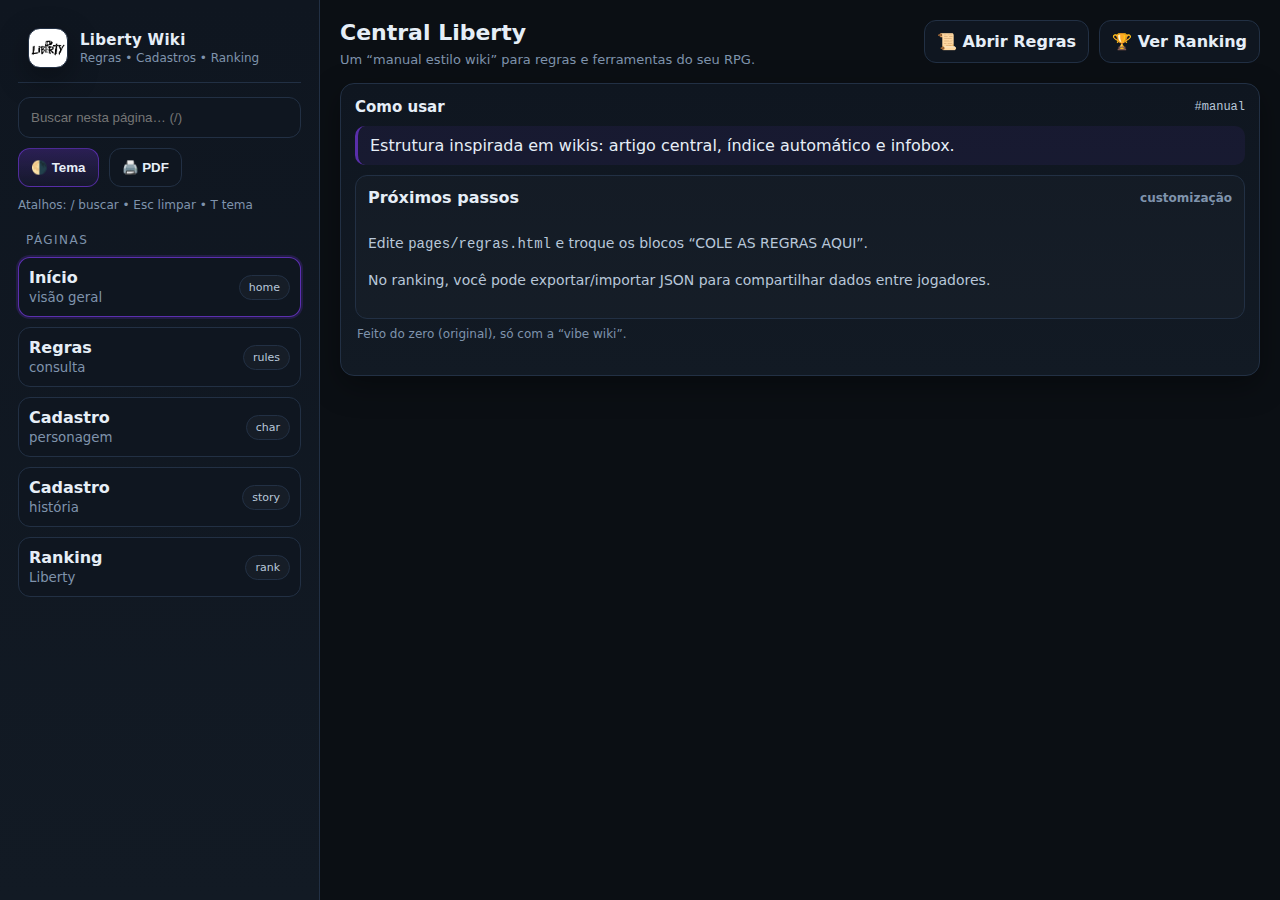
<file: liberty-wiki/index.html>
<!doctype html>
<html lang="pt-BR" data-theme="dark">
<head>
  <meta charset="utf-8" />
  <meta name="viewport" content="width=device-width, initial-scale=1" />
  <title>Liberty — Centro de Regras</title>
  <link rel="stylesheet" href="assets/styles.css" />
</head>
<body>
<div class="app">
  <aside class="sidebar">
    <div class="brand">
      <div class="logo" aria-hidden="true"></div>
      <div>
        <h1>Liberty Wiki</h1>
        <p>Regras • Cadastros • Ranking</p>
      </div>
    </div>

    <div class="controls">
      <input id="search" class="search" placeholder="Buscar nesta página… (/)" autocomplete="off" />
      <div class="row">
        <button class="btn primary" id="toggleTheme">🌗 Tema</button>
        <button class="btn" id="printBtn">🖨️ PDF</button>
      </div>
      <div class="hint">Atalhos: / buscar • Esc limpar • T tema</div>
    </div>

    <div class="nav">
      <div class="navGroupTitle">Páginas</div>

      <a class="navItem" href="index.html" data-path="/index.html">
        <div><b>Início</b><br><small>visão geral</small></div>
        <span class="pill">home</span>
      </a>

      <a class="navItem" href="pages/regras.html" data-path="/pages/regras.html">
        <div><b>Regras</b><br><small>consulta</small></div>
        <span class="pill">rules</span>
      </a>

      <a class="navItem" href="pages/cadastro-personagem.html" data-path="/pages/cadastro-personagem.html">
        <div><b>Cadastro</b><br><small>personagem</small></div>
        <span class="pill">char</span>
      </a>

      <a class="navItem" href="pages/cadastro-historia.html" data-path="/pages/cadastro-historia.html">
        <div><b>Cadastro</b><br><small>história</small></div>
        <span class="pill">story</span>
      </a>

      <a class="navItem" href="pages/ranking.html" data-path="/pages/ranking.html">
        <div><b>Ranking</b><br><small>Liberty</small></div>
        <span class="pill">rank</span>
      </a>
    </div>
  </aside>

  <main class="main">
    <div class="wrap">
      <div class="articleHeader">
        <div>
          <h2>Central Liberty</h2>
          <p>Um “manual estilo wiki” para regras e ferramentas do seu RPG.</p>
        </div>
        <div class="tools">
          <a class="btn" href="pages/regras.html">📜 Abrir Regras</a>
          <a class="btn" href="pages/ranking.html">🏆 Ver Ranking</a>
        </div>
      </div>

      <section class="card">
        <div class="sectionHeader">
          <h3>Como usar</h3>
          <span class="tag">#manual</span>
        </div>

        <div class="rule">
          Estrutura inspirada em wikis: artigo central, índice automático e infobox.
        </div>

        <details open>
          <summary>Próximos passos <span class="meta">customização</span></summary>
          <div class="detailsBody">
            <p>Edite <span class="mono">pages/regras.html</span> e troque os blocos “COLE AS REGRAS AQUI”.</p>
            <p>No ranking, você pode exportar/importar JSON para compartilhar dados entre jogadores.</p>
          </div>
        </details>

        <div class="footer">Feito do zero (original), só com a “vibe wiki”.</div>
      </section>
    </div>
  </main>
</div>

<script src="assets/app.js"></script>
</body>
</html>
</file>
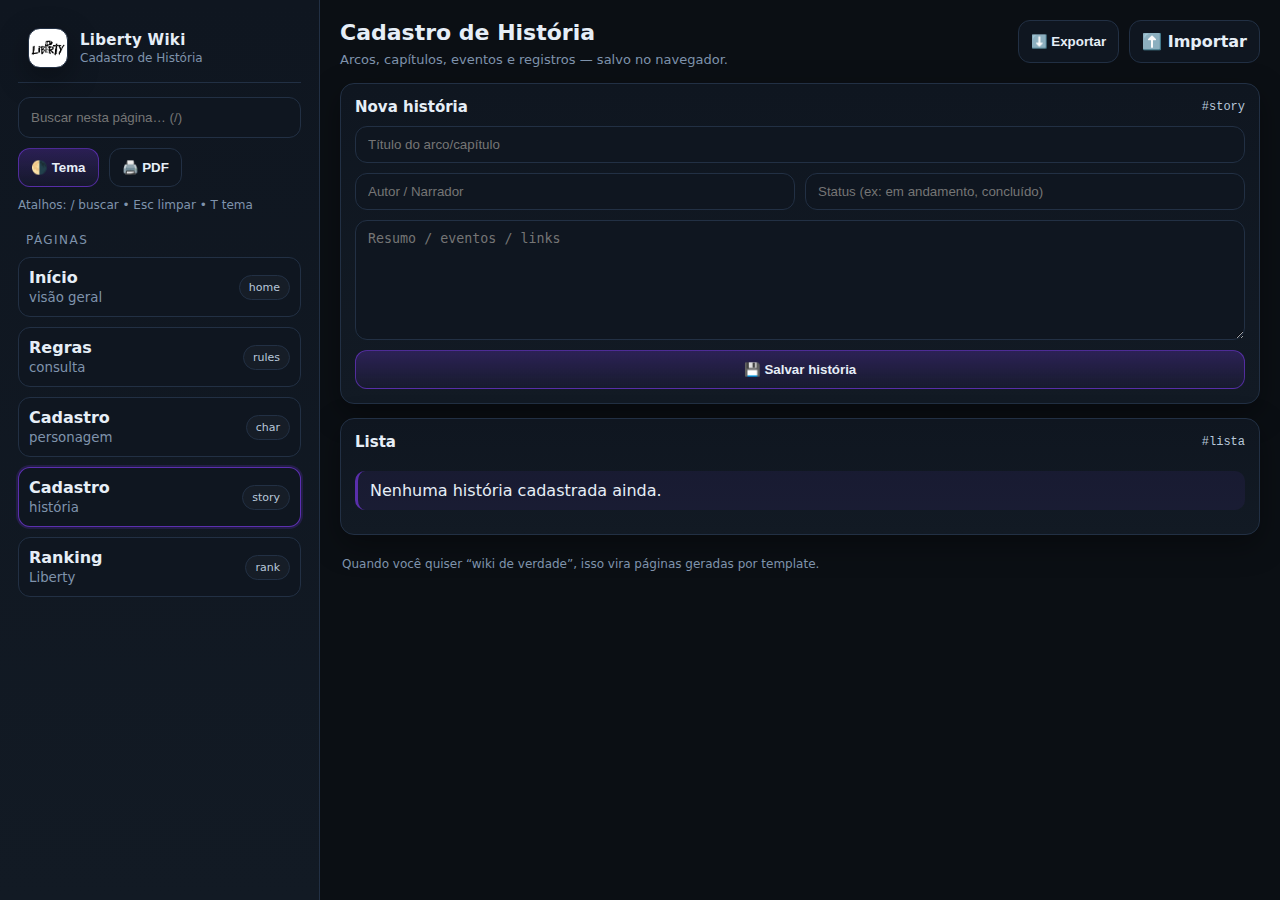
<file: liberty-wiki/pages/cadastro-historia.html>
<!doctype html>
<html lang="pt-BR" data-theme="dark">
<head>
  <meta charset="utf-8" />
  <meta name="viewport" content="width=device-width, initial-scale=1" />
  <title>Liberty — Cadastro de História</title>
  <link rel="stylesheet" href="../assets/styles.css" />

</head>
<body>
<div class="app">
  <aside class="sidebar">
    <div class="brand">
      <div class="logo" aria-hidden="true"></div>
      <div><h1>Liberty Wiki</h1><p>Cadastro de História</p></div>
    </div>

    <div class="controls">
      <input id="search" class="search" placeholder="Buscar nesta página… (/)" autocomplete="off" />
      <div class="row">
        <button class="btn primary" id="toggleTheme">🌗 Tema</button>
        <button class="btn" id="printBtn">🖨️ PDF</button>
      </div>
      <div class="hint">Atalhos: / buscar • Esc limpar • T tema</div>
    </div>

    <div class="nav">
      <div class="navGroupTitle">Páginas</div>
      <a class="navItem" href="../index.html" data-path="/index.html"><div><b>Início</b><br><small>visão geral</small></div><span class="pill">home</span></a>
      <a class="navItem" href="regras.html" data-path="/pages/regras.html"><div><b>Regras</b><br><small>consulta</small></div><span class="pill">rules</span></a>
      <a class="navItem" href="cadastro-personagem.html" data-path="/pages/cadastro-personagem.html"><div><b>Cadastro</b><br><small>personagem</small></div><span class="pill">char</span></a>
      <a class="navItem" href="cadastro-historia.html" data-path="/pages/cadastro-historia.html"><div><b>Cadastro</b><br><small>história</small></div><span class="pill">story</span></a>
      <a class="navItem" href="ranking.html" data-path="/pages/ranking.html"><div><b>Ranking</b><br><small>Liberty</small></div><span class="pill">rank</span></a>
    </div>
  </aside>

  <main class="main">
    <div class="wrap">
      <div class="articleHeader">
        <div>
          <h2>Cadastro de História</h2>
          <p>Arcos, capítulos, eventos e registros — salvo no navegador.</p>
        </div>
        <div class="tools">
          <button class="btn" id="exportStories">⬇️ Exportar</button>
          <label class="btn" style="cursor:pointer;">
            ⬆️ Importar <input id="importStories" type="file" accept="application/json" style="display:none;">
          </label>
        </div>
      </div>

      <section class="card">
        <div class="sectionHeader"><h3>Nova história</h3><span class="tag">#story</span></div>

        <div style="display:grid; gap:10px;">
          <input class="input" id="titulo" placeholder="Título do arco/capítulo" />
          <div style="display:grid; grid-template-columns: 1fr 1fr; gap:10px;">
            <input class="input" id="autor" placeholder="Autor / Narrador" />
            <input class="input" id="status" placeholder="Status (ex: em andamento, concluído)" />
          </div>
          <textarea id="texto" placeholder="Resumo / eventos / links"></textarea>

          <button class="btn primary" id="saveStory">💾 Salvar história</button>
        </div>
      </section>

      <section class="card">
        <div class="sectionHeader"><h3>Lista</h3><span class="tag">#lista</span></div>
        <div id="storyList" style="display:grid; gap:10px;"></div>
      </section>

      <div class="footer">Quando você quiser “wiki de verdade”, isso vira páginas geradas por template.</div>
    </div>
  </main>
</div>

<script src="../assets/app.js"></script>

<script>
  const KEY = 'liberty_stories';
  const list = document.getElementById('storyList');

  function render(){
    const stories = LibertyStore.get(KEY, []);
    list.innerHTML = '';
    if(stories.length === 0){
      list.innerHTML = '<div class="rule">Nenhuma história cadastrada ainda.</div>';
      return;
    }
    stories.forEach((s, idx)=>{
      const card = document.createElement('div');
      card.className = 'card';
      card.innerHTML = `
        <div class="sectionHeader">
          <h3>${s.titulo || 'Sem título'} <span class="pill">${s.status || '—'}</span></h3>
          <span class="tag">#história</span>
        </div>
        <div class="rule"><b>Autor:</b> ${s.autor || '—'}</div>
        <div style="color:var(--muted); line-height:1.55;">${(s.texto || '').replaceAll('<','&lt;')}</div>
        <div style="margin-top:10px; display:flex; gap:10px; flex-wrap:wrap;">
          <button class="btn" data-del="${idx}">🗑️ Remover</button>
        </div>
      `;
      list.appendChild(card);
    });
  }

  document.getElementById('saveStory').addEventListener('click', ()=>{
    const stories = LibertyStore.get(KEY, []);
    stories.unshift({
      titulo: document.getElementById('titulo').value.trim(),
      autor: document.getElementById('autor').value.trim(),
      status: document.getElementById('status').value.trim(),
      texto: document.getElementById('texto').value.trim(),
      createdAt: new Date().toISOString()
    });
    LibertyStore.set(KEY, stories);
    ['titulo','autor','status','texto'].forEach(id=>document.getElementById(id).value='');
    render();
  });

  list.addEventListener('click', (e)=>{
    const btn = e.target.closest('button[data-del]');
    if(!btn) return;
    const idx = Number(btn.dataset.del);
    const stories = LibertyStore.get(KEY, []);
    stories.splice(idx, 1);
    LibertyStore.set(KEY, stories);
    render();
  });

  document.getElementById('exportStories').addEventListener('click', ()=>{
    LibertyStore.download('historias.json', LibertyStore.get(KEY, []));
  });

  document.getElementById('importStories').addEventListener('change', async (e)=>{
    const file = e.target.files?.[0];
    if(!file) return;
    const text = await file.text();
    const data = JSON.parse(text);
    if(!Array.isArray(data)) return alert('Arquivo inválido: esperado um array.');
    LibertyStore.set(KEY, data);
    render();
  });

  render();
</script>
</body>
</html>
</file>
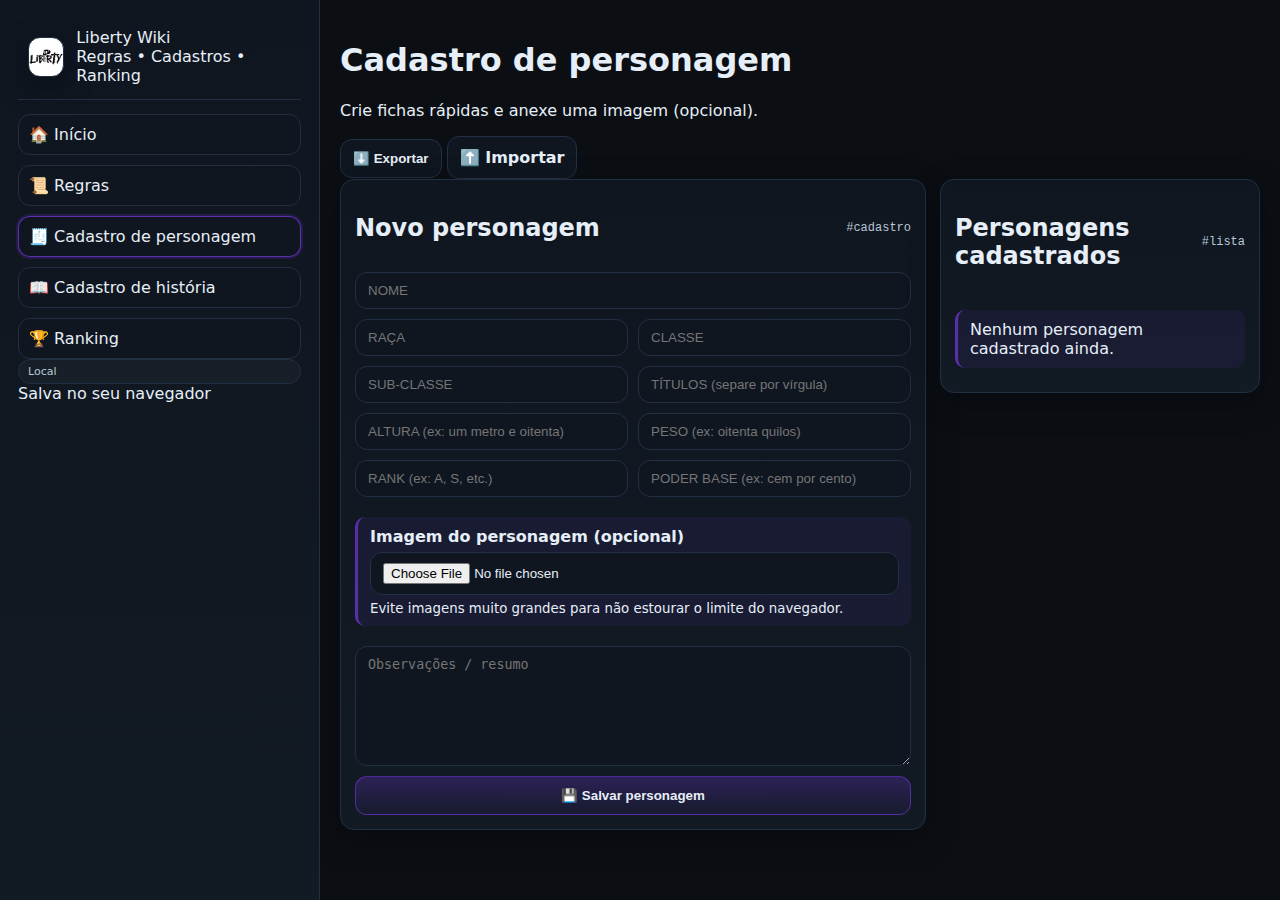
<file: liberty-wiki/pages/cadastro-personagem.html>
<!doctype html>
<html lang="pt-BR">
<head>
  <meta charset="utf-8" />
  <meta name="viewport" content="width=device-width,initial-scale=1" />
  <title>Cadastro de Personagem • Liberty Wiki</title>

  <!-- Como este arquivo está dentro de /pages, usamos ../ para achar /assets -->
  <link rel="stylesheet" href="../assets/styles.css" />
</head>

<body>
  <div class="app">
    <!-- SIDEBAR -->
    <aside class="sidebar">
      <div class="brand">
        <div class="logo" aria-hidden="true"></div>
        <div>
          <div class="brandTitle">Liberty Wiki</div>
          <div class="brandSub">Regras • Cadastros • Ranking</div>
        </div>
      </div>

      <nav class="nav">
        <a class="navItem" href="../index.html">🏠 Início</a>
        <a class="navItem" href="./regras.html">📜 Regras</a>
        <a class="navItem active" href="./cadastro-personagem.html">🧾 Cadastro de personagem</a>
        <a class="navItem" href="./cadastro-historia.html">📖 Cadastro de história</a>
        <a class="navItem" href="./ranking.html">🏆 Ranking</a>
      </nav>

      <div class="sidebarFooter">
        <div class="pill">Local</div>
        <div class="muted">Salva no seu navegador</div>
      </div>
    </aside>

    <!-- MAIN -->
    <main class="main">
      <header class="topbar">
        <div class="topbarLeft">
          <h1>Cadastro de personagem</h1>
          <p class="muted">Crie fichas rápidas e anexe uma imagem (opcional).</p>
        </div>

        <div class="topbarRight">
          <button class="btn" id="exportChars">⬇️ Exportar</button>

          <label class="btn">
            ⬆️ Importar
            <input id="importChars" type="file" accept="application/json" style="display:none;" />
          </label>
        </div>
      </header>

      <section class="content">
        <div class="grid">
          <!-- FORM -->
          <div class="card">
            <div class="sectionHeader">
              <h2>Novo personagem</h2>
              <span class="tag">#cadastro</span>
            </div>

            <div style="display:grid; gap:10px;">
              <input class="input" id="nome" placeholder="NOME" />

              <div style="display:grid; grid-template-columns: 1fr 1fr; gap:10px;">
                <input class="input" id="raca" placeholder="RAÇA" />
                <input class="input" id="classe" placeholder="CLASSE" />
              </div>

              <div style="display:grid; grid-template-columns: 1fr 1fr; gap:10px;">
                <input class="input" id="subclasse" placeholder="SUB-CLASSE" />
                <input class="input" id="titulos" placeholder="TÍTULOS (separe por vírgula)" />
              </div>

              <div style="display:grid; grid-template-columns: 1fr 1fr; gap:10px;">
                <input class="input" id="altura" placeholder="ALTURA (ex: um metro e oitenta)" />
                <input class="input" id="peso" placeholder="PESO (ex: oitenta quilos)" />
              </div>

              <div style="display:grid; grid-template-columns: 1fr 1fr; gap:10px;">
                <input class="input" id="rank" placeholder="RANK (ex: A, S, etc.)" />
                <input class="input" id="poder" placeholder="PODER BASE (ex: cem por cento)" />
              </div>

              <label class="rule" style="display:grid; gap:6px;">
                <b>Imagem do personagem (opcional)</b>
                <input class="input" id="imagem" type="file" accept="image/*" />
                <img id="imgPreview" alt="" style="display:none; width:120px; height:120px; object-fit:cover; border-radius:12px; border:1px solid var(--border);" />
                <small class="muted">Evite imagens muito grandes para não estourar o limite do navegador.</small>
              </label>

              <textarea id="bio" placeholder="Observações / resumo"></textarea>

              <button class="btn primary" id="saveChar">💾 Salvar personagem</button>
            </div>
          </div>

          <!-- LIST -->
          <div class="card">
            <div class="sectionHeader">
              <h2>Personagens cadastrados</h2>
              <span class="tag">#lista</span>
            </div>

            <div id="charList" style="display:grid; gap:12px;"></div>
          </div>
        </div>
      </section>
    </main>
  </div>

  <!-- app.js precisa existir em /assets e conter LibertyStore -->
  <script src="../assets/app.js"></script>

  <script>
    // Se LibertyStore não existir (app.js não carregou), avisamos no console
    if (typeof LibertyStore === 'undefined') {
      console.error('LibertyStore não encontrado. Verifique ../assets/app.js e o caminho do script.');
    }

    const KEY = 'liberty_chars';
    const list = document.getElementById('charList');

    function escapeHtml(s){
      return String(s ?? '')
        .replaceAll('&','&amp;')
        .replaceAll('<','&lt;')
        .replaceAll('>','&gt;');
    }

    function readFileAsDataURL(file){
      return new Promise((resolve, reject)=>{
        const reader = new FileReader();
        reader.onload = () => resolve(String(reader.result || ''));
        reader.onerror = reject;
        reader.readAsDataURL(file);
      });
    }

    // Preview da imagem
    const imgInput = document.getElementById('imagem');
    const preview = document.getElementById('imgPreview');

    if(imgInput && preview){
      imgInput.addEventListener('change', async ()=>{
        const file = imgInput.files?.[0];
        if(!file){
          preview.src = '';
          preview.style.display = 'none';
          return;
        }
        const dataUrl = await readFileAsDataURL(file);
        preview.src = dataUrl;
        preview.style.display = 'block';
      });
    }

    function render(){
      const chars = LibertyStore.get(KEY, []);
      list.innerHTML = '';

      if(!chars.length){
        list.innerHTML = '<div class="rule">Nenhum personagem cadastrado ainda.</div>';
        return;
      }

      chars.forEach((c, idx)=>{
        const card = document.createElement('div');
        card.className = 'card';

        card.innerHTML = `
          <div class="sectionHeader">
            <h3>${escapeHtml(c.nome || 'Sem nome')} <span class="pill">${escapeHtml(c.rank || '—')}</span></h3>
            <span class="tag">#personagem</span>
          </div>

          <div style="display:flex; gap:12px; align-items:flex-start;">
            ${c.imagem ? `<img src="${c.imagem}" alt="Imagem do personagem" style="width:84px; height:84px; object-fit:cover; border-radius:12px; border:1px solid var(--border);">` : ''}

            <div style="flex:1; display:grid; gap:8px;">
              <div class="rule"><b>Raça:</b> ${escapeHtml(c.raca || '—')} • <b>Classe:</b> ${escapeHtml(c.classe || '—')} • <b>Sub-classe:</b> ${escapeHtml(c.subclasse || '—')}</div>
              <div class="rule"><b>Altura:</b> ${escapeHtml(c.altura || '—')} • <b>Peso:</b> ${escapeHtml(c.peso || '—')}</div>
              <div class="rule"><b>Títulos:</b> ${escapeHtml(c.titulos || '—')}</div>
              <div class="rule"><b>Poder base:</b> ${escapeHtml(c.poder || '—')}</div>
            </div>
          </div>

          <div style="color:var(--muted); line-height:1.55; margin-top:10px;">
            ${escapeHtml(c.bio || '')}
          </div>

          <div style="margin-top:10px; display:flex; gap:10px; flex-wrap:wrap;">
            <button class="btn" data-del="${idx}">🗑️ Remover</button>
          </div>
        `;

        list.appendChild(card);
      });
    }

    document.getElementById('saveChar').addEventListener('click', async ()=>{
      const chars = LibertyStore.get(KEY, []);

      const file = document.getElementById('imagem').files?.[0];
      let imagemDataUrl = '';
      if(file){
        imagemDataUrl = await readFileAsDataURL(file);
      }

      chars.unshift({
        nome: document.getElementById('nome').value.trim(),
        raca: document.getElementById('raca').value.trim(),
        classe: document.getElementById('classe').value.trim(),
        subclasse: document.getElementById('subclasse').value.trim(),
        altura: document.getElementById('altura').value.trim(),
        peso: document.getElementById('peso').value.trim(),
        titulos: document.getElementById('titulos').value.trim(),
        rank: document.getElementById('rank').value.trim(),
        poder: document.getElementById('poder').value.trim(),
        bio: document.getElementById('bio').value.trim(),
        imagem: imagemDataUrl,
        createdAt: new Date().toISOString()
      });

      LibertyStore.set(KEY, chars);

      // Limpar campos
      ['nome','raca','classe','subclasse','altura','peso','titulos','rank','poder','bio'].forEach(id=>{
        const el = document.getElementById(id);
        if(el) el.value = '';
      });

      const img = document.getElementById('imagem');
      if(img) img.value = '';

      if(preview){
        preview.src = '';
        preview.style.display = 'none';
      }

      render();
    });

    // Remover
    list.addEventListener('click', (e)=>{
      const btn = e.target.closest('button[data-del]');
      if(!btn) return;

      const idx = Number(btn.dataset.del);
      const chars = LibertyStore.get(KEY, []);
      chars.splice(idx, 1);
      LibertyStore.set(KEY, chars);
      render();
    });

    // Exportar
    document.getElementById('exportChars').addEventListener('click', ()=>{
      const data = LibertyStore.get(KEY, []);
      LibertyStore.download('personagens.json', data);
    });

    // Importar
    document.getElementById('importChars').addEventListener('change', async (e)=>{
      const file = e.target.files?.[0];
      if(!file) return;

      const text = await file.text();
      let data;
      try{
        data = JSON.parse(text);
      }catch(err){
        alert('JSON inválido.');
        return;
      }

      if(!Array.isArray(data)){
        alert('Arquivo inválido: esperado uma lista (array).');
        return;
      }

      LibertyStore.set(KEY, data);
      render();
    });

    render();
  </script>
</body>
</html>
</file>
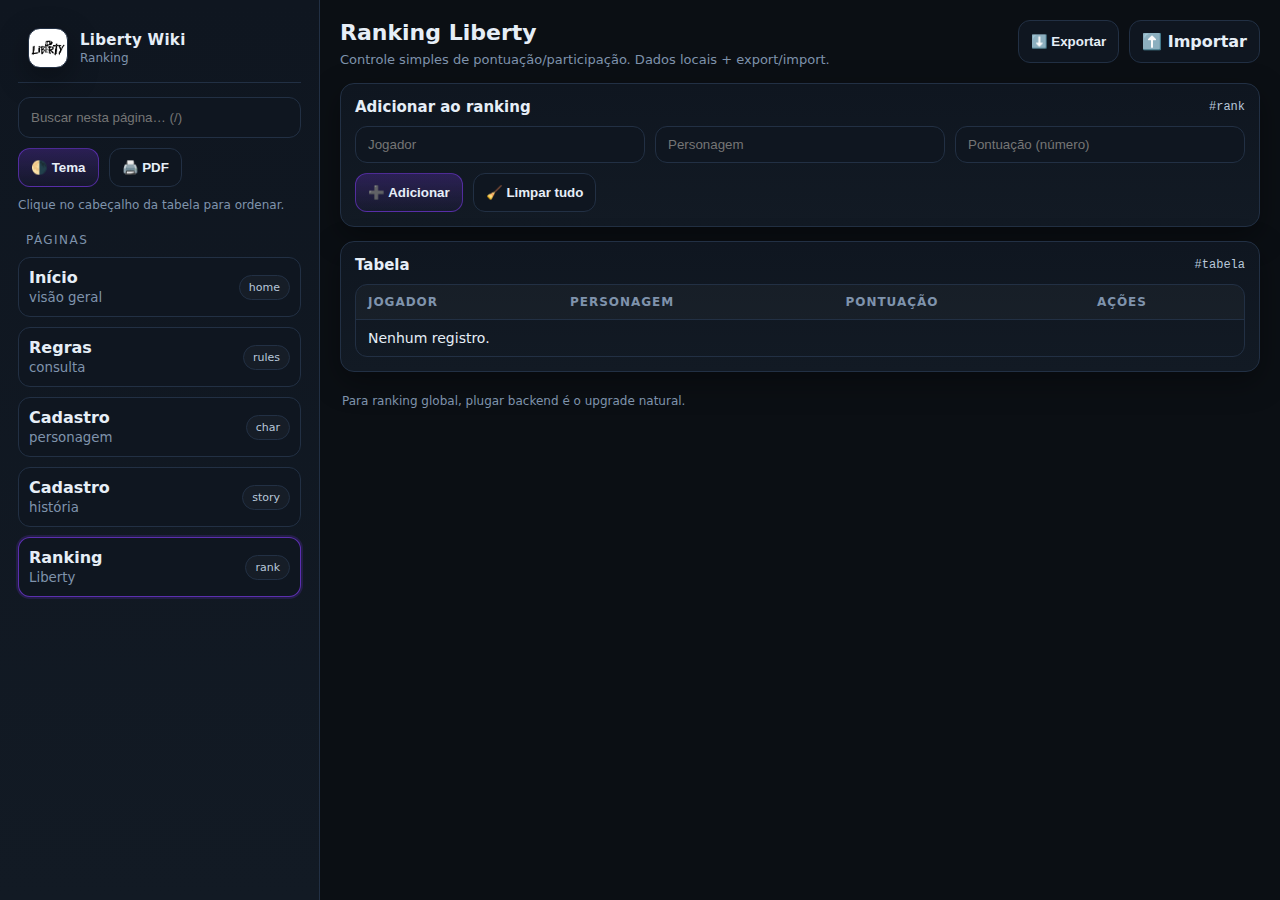
<file: liberty-wiki/pages/ranking.html>
<!doctype html>
<html lang="pt-BR" data-theme="dark">
<head>
  <meta charset="utf-8" />
  <meta name="viewport" content="width=device-width, initial-scale=1" />
  <title>Liberty — Ranking</title>
  <link rel="stylesheet" href="../assets/styles.css" />

</head>
<body>
<div class="app">
  <aside class="sidebar">
    <div class="brand">
      <div class="logo" aria-hidden="true"></div>
      <div><h1>Liberty Wiki</h1><p>Ranking</p></div>
    </div>

    <div class="controls">
      <input id="search" class="search" placeholder="Buscar nesta página… (/)" autocomplete="off" />
      <div class="row">
        <button class="btn primary" id="toggleTheme">🌗 Tema</button>
        <button class="btn" id="printBtn">🖨️ PDF</button>
      </div>
      <div class="hint">Clique no cabeçalho da tabela para ordenar.</div>
    </div>

    <div class="nav">
      <div class="navGroupTitle">Páginas</div>
      <a class="navItem" href="../index.html" data-path="/index.html"><div><b>Início</b><br><small>visão geral</small></div><span class="pill">home</span></a>
      <a class="navItem" href="regras.html" data-path="/pages/regras.html"><div><b>Regras</b><br><small>consulta</small></div><span class="pill">rules</span></a>
      <a class="navItem" href="cadastro-personagem.html" data-path="/pages/cadastro-personagem.html"><div><b>Cadastro</b><br><small>personagem</small></div><span class="pill">char</span></a>
      <a class="navItem" href="cadastro-historia.html" data-path="/pages/cadastro-historia.html"><div><b>Cadastro</b><br><small>história</small></div><span class="pill">story</span></a>
      <a class="navItem" href="ranking.html" data-path="/pages/ranking.html"><div><b>Ranking</b><br><small>Liberty</small></div><span class="pill">rank</span></a>
    </div>
  </aside>

  <main class="main">
    <div class="wrap">
      <div class="articleHeader">
        <div>
          <h2>Ranking Liberty</h2>
          <p>Controle simples de pontuação/participação. Dados locais + export/import.</p>
        </div>
        <div class="tools">
          <button class="btn" id="exportRank">⬇️ Exportar</button>
          <label class="btn" style="cursor:pointer;">
            ⬆️ Importar <input id="importRank" type="file" accept="application/json" style="display:none;">
          </label>
        </div>
      </div>

      <section class="card">
        <div class="sectionHeader"><h3>Adicionar ao ranking</h3><span class="tag">#rank</span></div>

        <div style="display:grid; grid-template-columns: 1fr 1fr 1fr; gap:10px;">
          <input class="input" id="player" placeholder="Jogador" />
          <input class="input" id="char" placeholder="Personagem" />
          <input class="input" id="score" placeholder="Pontuação (número)" />
        </div>
        <div style="margin-top:10px; display:flex; gap:10px; flex-wrap:wrap;">
          <button class="btn primary" id="addRank">➕ Adicionar</button>
          <button class="btn" id="clearRank">🧹 Limpar tudo</button>
        </div>
      </section>

      <section class="card">
        <div class="sectionHeader"><h3>Tabela</h3><span class="tag">#tabela</span></div>
        <table class="table" id="table">
          <thead>
            <tr>
              <th data-key="player">Jogador</th>
              <th data-key="char">Personagem</th>
              <th data-key="score">Pontuação</th>
              <th>Ações</th>
            </tr>
          </thead>
          <tbody id="tbody"></tbody>
        </table>
      </section>

      <div class="footer">Para ranking global, plugar backend é o upgrade natural.</div>
    </div>
  </main>
</div>

<script src="../assets/app.js"></script>

<script>
  const KEY = 'liberty_rank';
  const tbody = document.getElementById('tbody');
  let sortKey = 'score';
  let sortDir = 'desc';

  function load(){ return LibertyStore.get(KEY, []); }
  function save(v){ LibertyStore.set(KEY, v); }

  function render(){
    const q = (document.getElementById('search').value || '').toLowerCase().trim();
    let data = load();

    data = data.filter(r => !q || (r.player + ' ' + r.char).toLowerCase().includes(q));

    data.sort((a,b)=>{
      const av = a[sortKey]; const bv = b[sortKey];
      if(sortKey === 'score'){
        const na = Number(av)||0, nb = Number(bv)||0;
        return sortDir === 'asc' ? na-nb : nb-na;
      }
      const sa = String(av||'').toLowerCase();
      const sb = String(bv||'').toLowerCase();
      if(sa < sb) return sortDir === 'asc' ? -1 : 1;
      if(sa > sb) return sortDir === 'asc' ? 1 : -1;
      return 0;
    });

    tbody.innerHTML = '';
    if(data.length === 0){
      tbody.innerHTML = `<tr><td colspan="4">Nenhum registro.</td></tr>`;
      return;
    }
    data.forEach((r, idx)=>{
      const tr = document.createElement('tr');
      tr.innerHTML = `
        <td>${(r.player||'').replaceAll('<','&lt;')}</td>
        <td>${(r.char||'').replaceAll('<','&lt;')}</td>
        <td><b>${Number(r.score)||0}</b></td>
        <td><button class="btn" data-del="${idx}">🗑️</button></td>
      `;
      tbody.appendChild(tr);
    });
  }

  document.getElementById('addRank').addEventListener('click', ()=>{
    const player = document.getElementById('player').value.trim();
    const char = document.getElementById('char').value.trim();
    const score = Number(document.getElementById('score').value);
    if(!player) return alert('Informe o jogador.');
    const data = load();
    data.push({ player, char, score: Number.isFinite(score) ? score : 0, createdAt: new Date().toISOString() });
    save(data);
    ['player','char','score'].forEach(id=>document.getElementById(id).value='');
    render();
  });

  tbody.addEventListener('click', (e)=>{
    const btn = e.target.closest('button[data-del]');
    if(!btn) return;
    const idx = Number(btn.dataset.del);
    const data = load();
    data.splice(idx, 1);
    save(data);
    render();
  });

  document.getElementById('clearRank').addEventListener('click', ()=>{
    if(confirm('Tem certeza que quer apagar o ranking local?')){ save([]); render(); }
  });

  document.querySelectorAll('#table thead th[data-key]').forEach(th=>{
    th.addEventListener('click', ()=>{
      const key = th.dataset.key;
      if(sortKey === key) sortDir = (sortDir === 'asc' ? 'desc' : 'asc');
      else { sortKey = key; sortDir = key === 'score' ? 'desc' : 'asc'; }
      render();
    });
  });

  document.getElementById('exportRank').addEventListener('click', ()=>{
    LibertyStore.download('ranking.json', load());
  });

  document.getElementById('importRank').addEventListener('change', async (e)=>{
    const file = e.target.files?.[0];
    if(!file) return;
    const text = await file.text();
    const data = JSON.parse(text);
    if(!Array.isArray(data)) return alert('Arquivo inválido: esperado um array.');
    save(data);
    render();
  });

  document.getElementById('search').addEventListener('input', render);
  render();
</script>
</body>
</html>
</file>
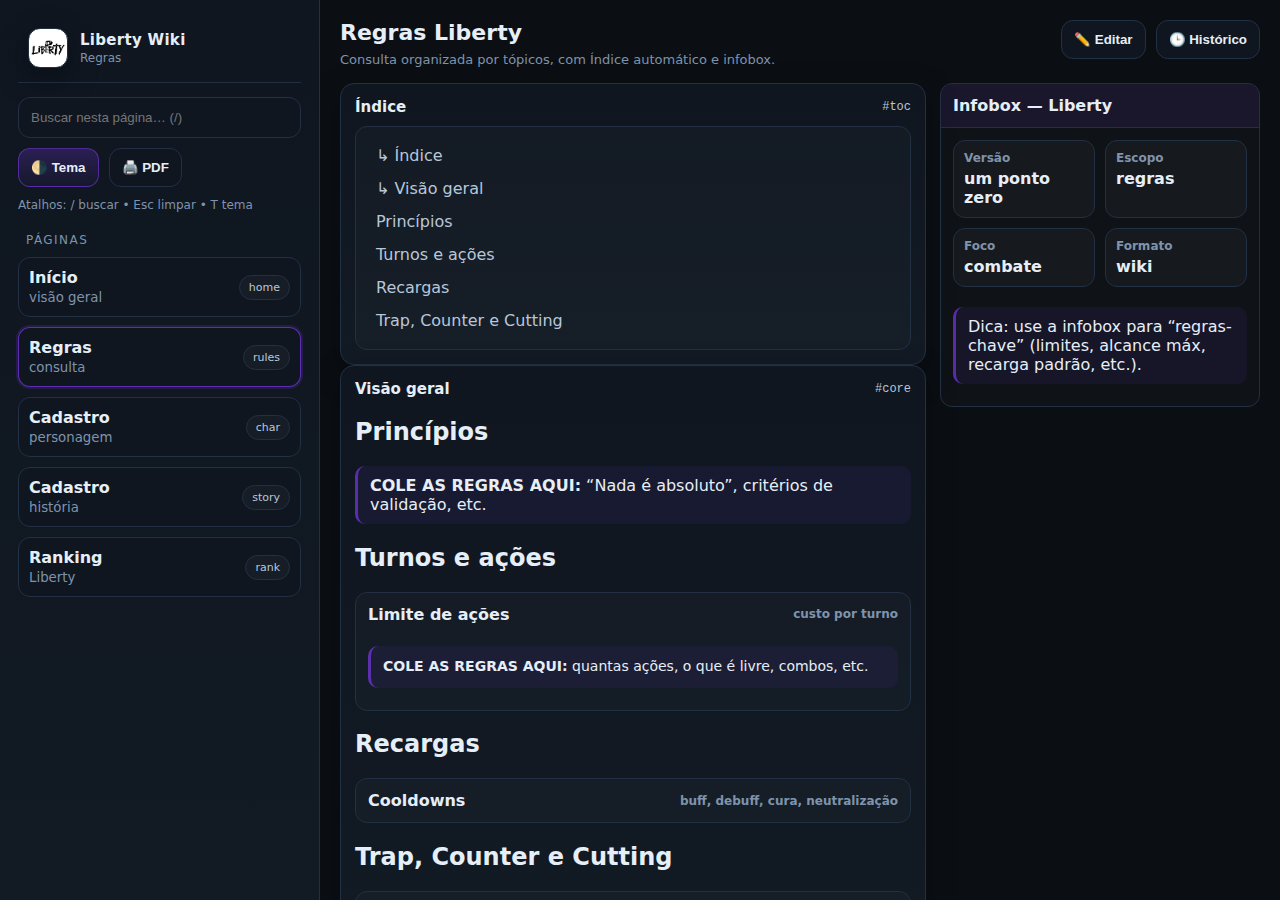
<file: liberty-wiki/pages/regras.html>
<!doctype html>
<html lang="pt-BR" data-theme="dark">
<head>
  <meta charset="utf-8" />
  <meta name="viewport" content="width=device-width, initial-scale=1" />
  <title>Liberty — Regras</title>
  <link rel="stylesheet" href="../assets/styles.css" />

</head>
<body>
<div class="app">
  <aside class="sidebar">
    <div class="brand">
      <div class="logo" aria-hidden="true"></div>
      <div>
        <h1>Liberty Wiki</h1>
        <p>Regras</p>
      </div>
    </div>

    <div class="controls">
      <input id="search" class="search" placeholder="Buscar nesta página… (/)" autocomplete="off" />
      <div class="row">
        <button class="btn primary" id="toggleTheme">🌗 Tema</button>
        <button class="btn" id="printBtn">🖨️ PDF</button>
      </div>
      <div class="hint">Atalhos: / buscar • Esc limpar • T tema</div>
    </div>

    <div class="nav">
      <div class="navGroupTitle">Páginas</div>
      <a class="navItem" href="../index.html" data-path="/index.html"><div><b>Início</b><br><small>visão geral</small></div><span class="pill">home</span></a>
      <a class="navItem" href="regras.html" data-path="/pages/regras.html"><div><b>Regras</b><br><small>consulta</small></div><span class="pill">rules</span></a>
      <a class="navItem" href="cadastro-personagem.html" data-path="/pages/cadastro-personagem.html"><div><b>Cadastro</b><br><small>personagem</small></div><span class="pill">char</span></a>
      <a class="navItem" href="cadastro-historia.html" data-path="/pages/cadastro-historia.html"><div><b>Cadastro</b><br><small>história</small></div><span class="pill">story</span></a>
      <a class="navItem" href="ranking.html" data-path="/pages/ranking.html"><div><b>Ranking</b><br><small>Liberty</small></div><span class="pill">rank</span></a>
    </div>
  </aside>

  <main class="main">
    <div class="wrap">
      <div class="articleHeader">
        <div>
          <h2>Regras Liberty</h2>
          <p>Consulta organizada por tópicos, com Índice automático e infobox.</p>
        </div>
        <div class="tools">
          <button class="btn" onclick="alert('Aqui você pode plugar um editor no futuro.')">✏️ Editar</button>
          <button class="btn" onclick="alert('Aqui pode virar um histórico se você usar backend.')">🕒 Histórico</button>
        </div>
      </div>

      <div class="grid">
        <div class="article">

          <section class="card">
            <div class="sectionHeader">
              <h3>Índice</h3>
              <span class="tag">#toc</span>
            </div>
            <div class="toc" id="toc"></div>
          </section>

          <section class="card">
            <div class="sectionHeader">
              <h3>Visão geral</h3>
              <span class="tag">#core</span>
            </div>
            <h2>Princípios</h2>
            <div class="rule"><b>COLE AS REGRAS AQUI:</b> “Nada é absoluto”, critérios de validação, etc.</div>

            <h2>Turnos e ações</h2>
            <details open>
              <summary>Limite de ações <span class="meta">custo por turno</span></summary>
              <div class="detailsBody">
                <div class="rule"><b>COLE AS REGRAS AQUI:</b> quantas ações, o que é livre, combos, etc.</div>
              </div>
            </details>

            <h2>Recargas</h2>
            <details>
              <summary>Cooldowns <span class="meta">buff, debuff, cura, neutralização</span></summary>
              <div class="detailsBody">
                <div class="rule"><b>COLE AS REGRAS AQUI:</b> tabela de recargas.</div>
              </div>
            </details>

            <h2>Trap, Counter e Cutting</h2>
            <details>
              <summary>Gatilhos e limitações <span class="meta">quando vale / quando nega</span></summary>
              <div class="detailsBody">
                <div class="rule"><b>COLE AS REGRAS AQUI:</b> regras completas desses formatos.</div>
              </div>
            </details>

          </section>

          <div class="footer">Página feita para crescer — só ir adicionando novos h2/h3 que o índice se monta sozinho.</div>
        </div>

        <aside class="infobox">
          <div class="head">Infobox — Liberty</div>
          <div class="body">
            <div class="kv">
              <div><b>Versão</b><span>um ponto zero</span></div>
              <div><b>Escopo</b><span>regras</span></div>
              <div><b>Foco</b><span>combate</span></div>
              <div><b>Formato</b><span>wiki</span></div>
            </div>
            <div class="rule">
              Dica: use a infobox para “regras-chave” (limites, alcance máx, recarga padrão, etc.).
            </div>
          </div>
        </aside>
      </div>
    </div>
  </main>
</div>

<script src="../assets/app.js"></script>

</body>
</html>
</file>
<file: liberty-wiki/assets/styles.css>
:root{
  --bg:#0b0f14; --panel:#0f1620; --panel2:#121a24;
  --text:#e6eef7; --muted:#b8c7d9; --muted2:#7f93ac;
  --border:#223044; --accent:#7c3aed; --accent2:#22c55e;
  --shadow: 0 10px 30px rgba(0,0,0,.35);
  --radius:14px;
  --mono: ui-monospace, SFMono-Regular, Menlo, Monaco, Consolas, "Liberation Mono", "Courier New", monospace;
  --sans: system-ui, -apple-system, Segoe UI, Roboto, Arial, sans-serif;
}
[data-theme="light"]{
  --bg:#f7f8fb; --panel:#ffffff; --panel2:#f3f5fa;
  --text:#0b1220; --muted:#334155; --muted2:#64748b;
  --border:#d7deea; --accent:#6d28d9; --accent2:#16a34a;
  --shadow: 0 12px 30px rgba(15, 23, 42, .12);
}
*{ box-sizing:border-box; }
html, body{ height:100%; }
body{ margin:0; background:var(--bg); color:var(--text); font-family:var(--sans); }
a{ color:inherit; text-decoration:none; }
code, .mono{ font-family:var(--mono); }

.app{ display:grid; grid-template-columns: 320px 1fr; height:100vh; }
.sidebar{
  border-right:1px solid var(--border);
  background:linear-gradient(180deg, var(--panel), var(--panel2));
  padding:18px; overflow:auto;
}
.brand{ display:flex; gap:12px; align-items:center; padding:10px 10px 14px;
  border-bottom:1px solid var(--border); margin-bottom:14px; }
.logo{
  width:40px;
  height:40px;
  border-radius:12px;
  background: url("img/liberty.png") center/cover no-repeat, var(--panel2);
  border:1px solid var(--border);
  box-shadow: var(--shadow);
}
.brand h1{ font-size:15px; margin:0; letter-spacing:.3px; }
.brand p{ margin:2px 0 0; color:var(--muted2); font-size:12px; }

.controls{ display:grid; gap:10px; margin:14px 0; }
.row{ display:flex; gap:10px; }
.search{
  width:100%; border:1px solid var(--border);
  background:var(--panel); color:var(--text);
  padding:12px; border-radius:12px; outline:none;
}
.btn{
  border:1px solid var(--border); background:var(--panel);
  color:var(--text); padding:11px 12px; border-radius:12px;
  cursor:pointer; font-weight:700; display:inline-flex;
  align-items:center; justify-content:center; gap:8px;
}
.btn.primary{
  background: linear-gradient(180deg, rgba(124,58,237,.25), rgba(124,58,237,.05));
  border-color: rgba(124,58,237,.55);
}
.btn:hover{ filter:brightness(1.05); }
.hint{ font-size:12px; color:var(--muted2); line-height:1.35; }

.nav{ margin-top:12px; display:grid; gap:10px; }
.navGroupTitle{
  font-size:12px; text-transform:uppercase; letter-spacing:.12em;
  color:var(--muted2); margin:6px 8px 0;
}
.navItem{
  border:1px solid var(--border); background:var(--panel);
  border-radius:12px; padding:10px; display:flex;
  align-items:center; justify-content:space-between; gap:10px;
}
.navItem small{ color:var(--muted2); }
.pill{
  font-size:11px; padding:5px 9px; border-radius:999px;
  border:1px solid var(--border); color:var(--muted);
  background:rgba(255,255,255,.03); white-space:nowrap;
}
.navItem.active{
  border-color: rgba(124,58,237,.7);
  box-shadow: 0 0 0 2px rgba(124,58,237,.18);
}

.main{ padding:20px; overflow:auto; }
.wrap{ max-width:1100px; margin:0 auto; display:grid; gap:14px; }

.articleHeader{
  display:flex; align-items:flex-start; justify-content:space-between; gap:12px;
}
.articleHeader h2{ margin:0; font-size:22px; }
.articleHeader p{ margin:6px 0 0; color:var(--muted2); font-size:13px; line-height:1.4; }
.tools{ display:flex; gap:10px; flex-wrap:wrap; justify-content:flex-end; }

.grid{
  display:grid; grid-template-columns: 1fr 320px; gap:14px;
  align-items:start;
}
@media (max-width: 980px){
  .app{ grid-template-columns: 1fr; height:auto; }
  .sidebar{ position:sticky; top:0; z-index:5; }
  .grid{ grid-template-columns: 1fr; }
}

.card{
  border:1px solid var(--border);
  background: linear-gradient(180deg, var(--panel), var(--panel2));
  border-radius: var(--radius); box-shadow: var(--shadow);
  padding:14px;
}
.sectionHeader{
  display:flex; align-items:center; justify-content:space-between; gap:12px;
  margin-bottom:10px;
}
.sectionHeader h3{ margin:0; font-size:15px; display:flex; align-items:center; gap:10px; }
.tag{ font-family: var(--mono); font-size:12px; color: var(--muted); }

.toc{
  border:1px solid var(--border);
  border-radius:12px;
  background: rgba(255,255,255,.02);
  padding:12px;
}
.toc h4{ margin:0 0 8px; font-size:13px; color:var(--muted2); letter-spacing:.06em; text-transform:uppercase; }
.toc a{ display:block; padding:7px 8px; border-radius:10px; color:var(--muted); }
.toc a:hover{ background: rgba(124,58,237,.12); color:var(--text); }

.infobox{
  border:1px solid var(--border);
  border-radius:12px;
  background: rgba(255,255,255,.02);
  overflow:hidden;
}
.infobox .head{
  padding:12px;
  background: rgba(124,58,237,.10);
  border-bottom:1px solid var(--border);
  font-weight:800;
}
.infobox .body{ padding:12px; display:grid; gap:10px; }
.kv{ display:grid; grid-template-columns: 1fr 1fr; gap:10px; }
.kv div{
  border:1px solid var(--border);
  background: rgba(255,255,255,.03);
  border-radius:12px;
  padding:10px;
}
.kv b{ display:block; font-size:12px; color:var(--muted2); margin-bottom:4px; }
.kv span{ font-weight:700; }

details{
  border:1px solid var(--border);
  border-radius: 12px; background: rgba(255,255,255,.02);
  overflow:hidden; margin-top:10px;
}
summary{
  cursor:pointer; list-style:none; padding:12px;
  display:flex; align-items:center; justify-content:space-between; gap:10px;
  font-weight:800;
}
summary::-webkit-details-marker{ display:none; }
summary .meta{ color:var(--muted2); font-weight:700; font-size:12px; }
.detailsBody{ padding: 0 12px 12px; color: var(--muted); line-height:1.55; font-size:14px; }

.rule{
  border-left: 3px solid rgba(124,58,237,.65);
  padding:10px 12px; background: rgba(124,58,237,.08);
  border-radius: 10px; margin:10px 0; color: var(--text);
}

.table{
  width:100%;
  border-collapse:separate;
  border-spacing:0;
  overflow:hidden;
  border:1px solid var(--border);
  border-radius:12px;
}
.table th, .table td{
  padding:10px 12px;
  border-bottom:1px solid var(--border);
  font-size:14px;
}
.table th{
  text-align:left;
  font-size:12px;
  color:var(--muted2);
  text-transform:uppercase;
  letter-spacing:.08em;
  background: rgba(255,255,255,.03);
  cursor:pointer;
}
.table tr:last-child td{ border-bottom:none; }

.input, textarea{
  width:100%;
  border:1px solid var(--border);
  background: var(--panel);
  color: var(--text);
  padding:10px 12px;
  border-radius:12px;
  outline:none;
}
textarea{ min-height:120px; resize:vertical; }

.hit{ outline: 2px solid rgba(124,58,237,.5); outline-offset: 2px; }
mark{ background: rgba(34,197,94,.22); color: inherit; padding: 0 2px; border-radius: 4px; }

.footer{ color: var(--muted2); font-size:12px; padding: 8px 2px 20px; }

@media print{
  .sidebar, .controls, .tools { display:none !important; }
  body{ background:#fff; color:#000; }
  .card{ box-shadow:none; background:#fff; }
}
</file>
